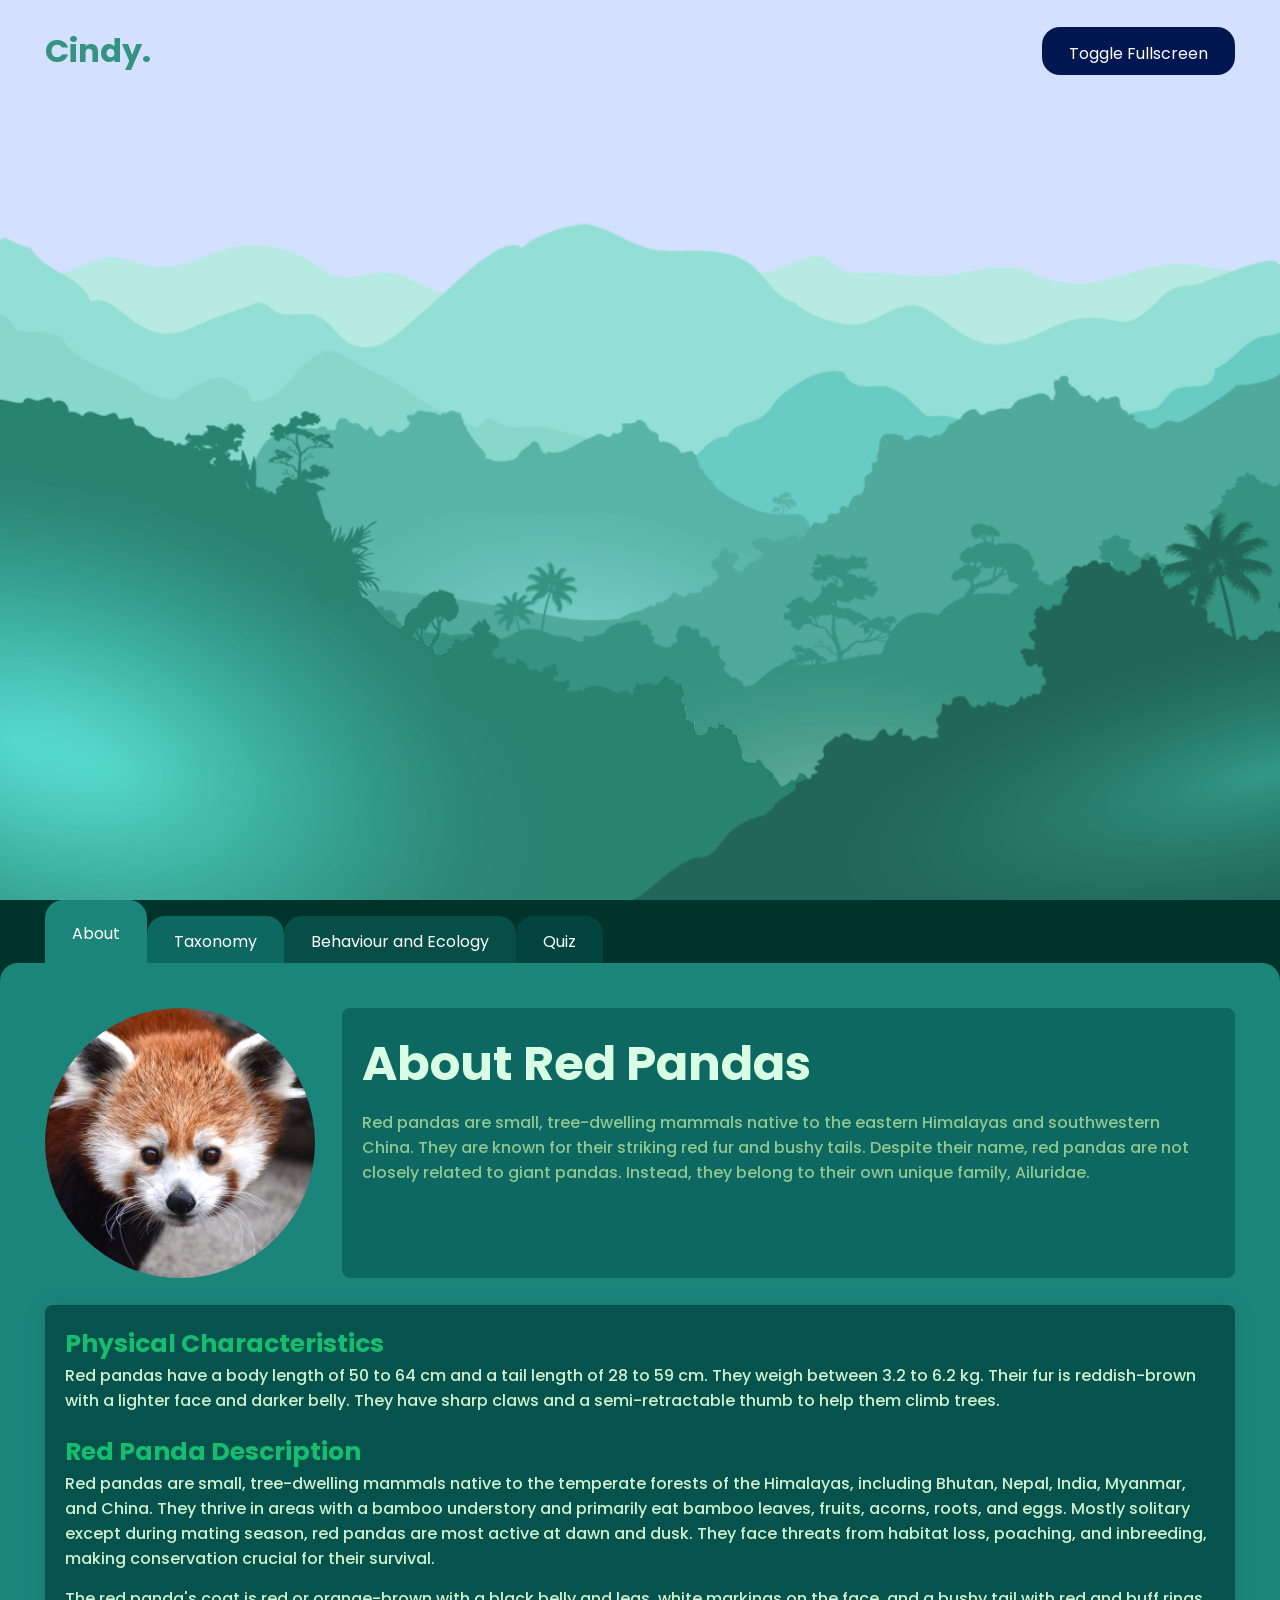
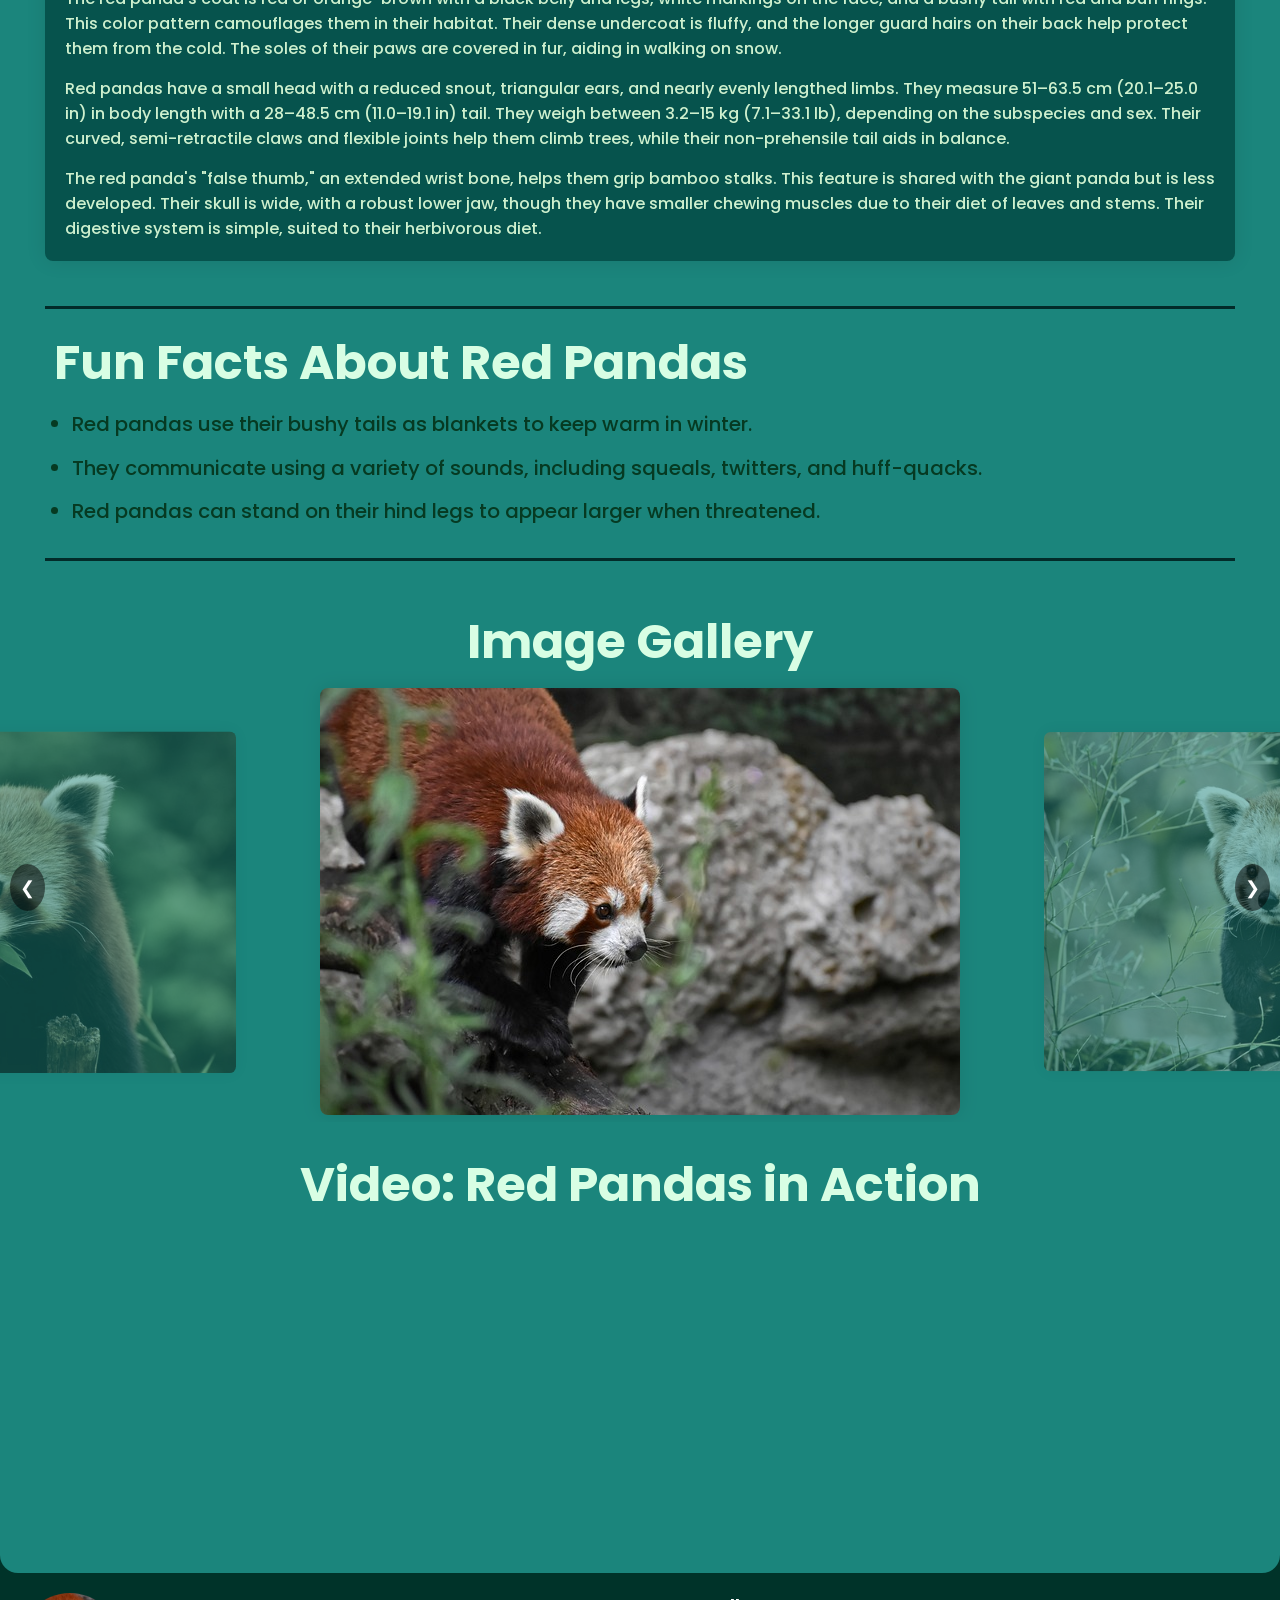
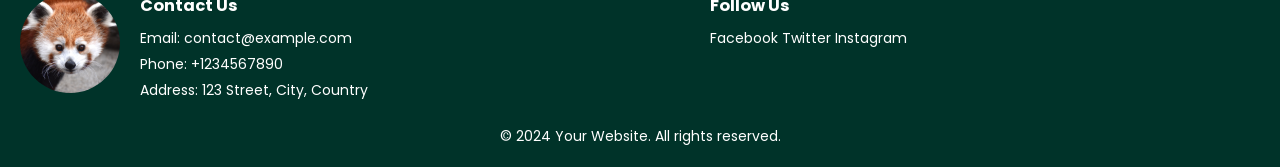
<file: index.html>
<!DOCTYPE html>
<html lang="en">
<head>
    <meta charset="UTF-8">
    <meta name="viewport" content="width=device-width, initial-scale=1.0">    <title>Assignment 2</title>
    <link rel="stylesheet" href="style.css">
    <script defer src="script.js"></script>

    <meta name="mobile-web-app-capable" content="yes">
    <meta name="apple-mobile-web-app-capable" content="yes">
    <meta name="apple-mobile-web-app-status-bar-style" content="black">
    <meta name="apple-mobile-web-app-title" content="some web app!!!">
    <!-- get icons from https://favicon.io/ -->
    <link rel="icon" type="image/x-icon" href="Icons/favicon.ico">
    <link rel="apple-touch-icon" sizes="180x180" href="Icons/apple-touch-icon.png">
    <link rel="icon" type="image/png" sizes="32x32" href="Icons/favicon-32x32.png">
    <link rel="icon" type="image/png" sizes="16x16" href="Icons/favicon-16x16.png">
    <!--for android-->
    <link rel="manifest" href="Icons/site.webmanifest">
</head>

<body>
    <header>
    <h1 class ="logo">Cindy.</h1>
    <a href='#' id="fullscreen-button">Toggle Fullscreen</a>
    </header>

    <section class="parallax"> 
        <img src="images/hill1.png" id="hill1" alt="hill1">
        <img src="images/hill2.png" id="hill2" alt="hill2">
        <img src="images/hill3.png" id="hill3" alt="hill3">
        <img src="images/hill4.png" id="hill4" alt="hill4">
        <img src="images/hill5.png" id="hill5" alt="hill5">
        <img src="images/plant.png" id="plant" alt="plant">
        <img src="images/panda.png" id="panda" alt="panda">
        <img src="images/tree.png" id="tree" alt="tree">
        <h2 id="text">RED PANDA</h2>
        <img src="images/leaf.png" id="leaf" alt="leaf">
    </section>

    <nav> <!--menu system-->

        <a href='#' id="hamIcon">Menu</a>

        <ul>
            <li><a class="active" href='#' id="page1btn">About</a></li>
            <li><a href='#' id="page2btn">Taxonomy</a></li>
            <li><a href='#' id="page3btn">Behaviour and Ecology</a></li>
            <li><a href='#' id="page4btn">Quiz</a></li>
        </ul>

    </nav>

    
    <div id="pagecontainer">

        <div class="page" id="page1">

            <section class="info">

                <div class="about">

                    <img src="images/RedPanda1.png" alt="Red Panda">
                       
                    <div>
                        <h2>About Red Pandas</h2>
                        <p>Red pandas are small, tree-dwelling mammals native to the eastern Himalayas and southwestern China. They are known for their striking red fur and bushy tails. Despite their name, red pandas are not closely related to giant pandas. Instead, they belong to their own unique family, Ailuridae.</p>
                    </div>
                        
                </div>
        
                <div class="flex-container">
        
                    <div class="physical-characteristics">

                        <h3>Physical Characteristics</h3>
                        
                        <p>Red pandas have a body length of 50 to 64 cm and a tail length of 28 to 59 cm. They weigh between 3.2 to 6.2 kg. Their fur is reddish-brown with a lighter face and darker belly. They have sharp claws and a semi-retractable thumb to help them climb trees.</p>
                    
                    </div>
    
                    <div class="red-panda-description">

                        <h3>Red Panda Description</h3>

                        <p>Red pandas are small, tree-dwelling mammals native to the temperate forests of the Himalayas, including Bhutan, Nepal, India, Myanmar, and China. They thrive in areas with a bamboo understory and primarily eat bamboo leaves, fruits, acorns, roots, and eggs. Mostly solitary except during mating season, red pandas are most active at dawn and dusk. They face threats from habitat loss, poaching, and inbreeding, making conservation crucial for their survival.</p>
                        
                        <p>The red panda's coat is red or orange-brown with a black belly and legs, white markings on the face, and a bushy tail with red and buff rings. This color pattern camouflages them in their habitat. Their dense undercoat is fluffy, and the longer guard hairs on their back help protect them from the cold. The soles of their paws are covered in fur, aiding in walking on snow.</p>
                    
                        <p>Red pandas have a small head with a reduced snout, triangular ears, and nearly evenly lengthed limbs. They measure 51–63.5 cm (20.1–25.0 in) in body length with a 28–48.5 cm (11.0–19.1 in) tail. They weigh between 3.2–15 kg (7.1–33.1 lb), depending on the subspecies and sex. Their curved, semi-retractile claws and flexible joints help them climb trees, while their non-prehensile tail aids in balance.</p>
                    
                        <p>The red panda's "false thumb," an extended wrist bone, helps them grip bamboo stalks. This feature is shared with the giant panda but is less developed. Their skull is wide, with a robust lower jaw, though they have smaller chewing muscles due to their diet of leaves and stems. Their digestive system is simple, suited to their herbivorous diet.</p>
                    </div>
        
                </div>
                
            </section>
        
            <section class="fun-facts">
                <h2>Fun Facts About Red Pandas</h2>
                <ul>
                    <li>Red pandas use their bushy tails as blankets to keep warm in winter.</li>
                    <li>They communicate using a variety of sounds, including squeals, twitters, and huff-quacks.</li>
                    <li>Red pandas can stand on their hind legs to appear larger when threatened.</li>
                </ul>
            </section>
        
            <section class="image-gallery">

                <h2>Image Gallery</h2>

                <div class="slider">

                    <div class="slide active">
                        <img src="images/RedPanda2.jpg" alt="Red Panda Image 2">
                    </div>

                    <div class="slide">
                        <img src="images/RedPanda3.jpg" alt="Red Panda Image 3">
                    </div>

                    <div class="slide">
                        <img src="images/RedPanda4.jpg" alt="Red Panda Image 4">
                    </div>

                </div>

                <button class="prev" id="prevButton">&#10094;</button>
                <button class="next" id="nextButton">&#10095;</button>
            
            </section>
        
            <section class="video-section">
                
                <h2>Video: Red Pandas in Action</h2>
                <iframe width="560" height="315" src="https://www.youtube.com/embed/DrGPfNd1fCc?si=ZmSbXcP8ou0etgVr" class="no-border" allow="accelerometer; autoplay; clipboard-write; encrypted-media; gyroscope; picture-in-picture; web-share" referrerpolicy="strict-origin-when-cross-origin" allowfullscreen></iframe>

            </section>

        </div>

        <div class="page" id="page2">

        <section class="taxonomy">

            <div class="grid-container">
                
                <div class="taxo-info">

                    <h2>Taxonomy</h2>
                    <p>The red panda (Ailurus fulgens) was named in 1825 by Frederic Cuvier. Although Thomas Hardwicke described it in 1821, his paper was published in 1827. In 1902, Oldfield Thomas described the Chinese red panda (Ailurus fulgens styani) from Sichuan.</p>
            
                </div>
                
                <div class="subspecies">

                    <h3>Subspecies and Species</h3>
                    <p>The red panda is the only species in the genus Ailurus, traditionally divided into two subspecies: the Himalayan red panda (A. f. fulgens) and the Chinese red panda (A. f. styani). A 2020 genetic analysis suggested these subspecies should be distinct species, with the Siang River as their boundary.</p>
                
                </div>

                <div class="phylogeny">

                    <h3>Phylogeny</h3>
                    <p>Originally placed in the family Procyonidae with raccoons, the red panda was also thought to be related to the giant panda. In 1982, it was classified in its own family, Ailuridae. Later genetic studies placed it within the clade Musteloidea, alongside Procyonidae, Mustelidae, and Mephitidae.</p>
                    
                </div>

                <div class="fossil">

                    <h3>Fossil Record</h3>
                    <p>The family Ailuridae evolved in Europe around 25 to 18 million years ago. Early members like Amphictis and Simocyon had teeth adapted for a carnivorous diet. The puma-sized Simocyon, a tree-climber, shared a "false thumb" with modern red pandas. Advanced ailurids, or "true" red pandas, appeared later. Magerictis from Spain is the earliest known true panda. Later species include Pristinailurus bristoli and Parailurus, likely omnivores. The modern genus Ailurus, dating from the Pleistocene, adapted to a bamboo diet with molar-like premolars and elevated cusps.</p>
                
                </div>

                <div class="genomics">

                    <h3>Genomics</h3>
                    <p>In 2017, the full genome of the red panda was sequenced, revealing high genetic diversity. Comparisons with the giant panda genome showed similarities in limb development genes related to their false thumbs and adaptations for a bamboo diet. Despite their carnivorous digestive systems, both pandas reactivated taste receptor genes for detecting bitterness, though the specific genes differ.</p>
                
                </div>

            </div>
            
        </section>

        </div>

        <div class="page" id="page3">

            <section class="behaviour-ecology">

                <div class="behaviour">
                    
                    <h3>Behaviour and Ecology</h3>
                    <p>A red panda lies sleeping on a high branch of a tree, with tail stretched out behind and legs dangling on each side of the branch.</p>
                    <p>The red panda is difficult to observe in the wild, and most studies on its behaviour have taken place in captivity. The red panda appears to be both nocturnal and crepuscular, sleeping in between periods of activity at night. It typically rests or sleeps in trees or other elevated spaces, stretched out prone on a branch with legs dangling when it is hot, and curled up with its hindlimb over the face when it is cold. It is adapted for climbing and descends to the ground head-first with the hindfeet holding on to the middle of the tree trunk. It moves quickly on the ground by trotting or bounding.</p>  

                </div>


                <div class="diet">
                    <h3>Diet and Feeding</h3>
                    <p>The red panda is largely herbivorous and feeds primarily on bamboo, mainly the genera Phyllostachys, Sinarundinaria, Thamnocalamus and Chimonobambusa. It also feeds on fruits, blossoms, acorns, eggs, birds and small mammals. Bamboo leaves may be the most abundant food item year-round and the only food they can access during winter. In Wolong National Nature Reserve, leaves of the bamboo species Bashania fangiana were found in nearly 94 per cent of analysed droppings, and its shoots were found in 59 per cent of the droppings found in June.</p>
                </div>

                <div class="communication">
                    <h3>Communication</h3>
                    <p>At least seven different vocalisations have been recorded from the red panda, comprising growls, barks, squeals, hoots, bleats, grunts and twitters. Growling, barking, grunting and squealing are produced during fights and aggressive chasing. Hooting is made in response to being approached by another individual. Bleating is associated with scent-marking and sniffing. Males may bleat during mating, while females twitter. During both play fighting and aggressive fighting, individuals curve their backs and tails while slowly moving their heads up and down. They then turn their heads while jaw-clapping, move their heads laterally and lift a forepaw to strike. They stand on their hind legs, raise the forelimbs above the head and then pounce. Two red pandas may "stare" at each other from a distance.</p>
                </div>

                <div class="social">
                    <h3>Social Spacing</h3>
                    <p>Adult pandas are generally solitary and territorial. Individuals mark their home range or territorial boundaries with urine, faeces and secretions from the anal and surrounding glands. Scent-marking is usually done on the ground, with males marking more often and for longer periods. In China's Wolong National Nature Reserve, the home range of a radio-collared female was 0.94 km2 (0.36 sq mi), while that of a male was 1.11 km2 (0.43 sq mi). A one-year-long monitoring study of ten red pandas in eastern Nepal showed that the four males had median home ranges of 1.73 km2 (0.67 sq mi) and the six females of 0.94 km2 (0.36 sq mi) within a forest cover of at least 19.2 ha (47 acres). The females travelled 419–841 m (1,375–2,759 ft) per day and the males 660–1,473 m (2,165–4,833 ft). In the mating season from January to March, adults travelled a mean of 795 m (2,608 ft) and subadults a mean of 861 m (2,825 ft). They all had larger home ranges in areas with low forest cover and reduced their activity in areas that were disturbed by people, livestock and dogs.</p>
                </div>

                <div class="mortality">
                    <h3>Mortality and Diseases</h3>
                    <p>The red panda's lifespan in captivity reaches 14 years. They have been recorded falling prey to leopards in the wild. Faecal samples of red panda collected in Nepal contained parasitic protozoa, amoebozoans, roundworms, trematodes and tapeworms. Roundworms, tapeworms and coccidia were also found in red panda scat collected in Rara and Langtang National Parks. Fourteen red pandas at the Knoxville Zoo suffered from severe ringworm, so the tails of two were amputated. Chagas disease was reported as the cause of death of a red panda kept in a Kansas zoo. Amdoparvovirus was detected in the scat of six red pandas in the Sacramento Zoo. Eight captive red pandas in a Chinese zoo suffered from shortness of breath and fever shortly before they died of pneumonia; autopsy revealed that they had antibodies to the protozoans Toxoplasma gondii and Sarcocystis species indicating that they were intermediate hosts. A captive red panda in the Chengdu Research Base of Giant Panda Breeding died of unknown reasons.</p>
               </div>

                <div class="reproduction">
                    <h3>Reproduction and Parenting</h3>
                    <p>Red pandas are long-day breeders, reproducing after the winter solstice as daylight grows longer. Mating thus takes place from January to March, with births occurring from May to August. Reproduction is delayed by six months for captive pandas in the southern hemisphere. Oestrous lasts a day, and females can enter oestrous multiple times a season, but it is not known how long the intervals between each cycle last.</p>
        
                    <p>As the reproductive season begins, males and females interact more, and will rest, move, and feed near each other. An oestrous female will spend more time marking and males will inspect her anogenital region. Receptive females make tail-flicks and position themselves in a lordosis pose, with the front lowered to the ground and the spine curved. Copulation involves the male mounting the female from behind and on top, though face-to-face matings as well as belly-to-back matings while lying on the sides also occur. The male will grab the female by the sides with his front paws instead of biting her neck. Intromission is 2–25 minutes long, and the couple groom each other between each bout.</p>
        
                    <p>Gestation lasts about 131 days. Prior to giving birth, the female selects a denning site, such as a tree, log or stump hollow or rock crevice, and builds a nest using material from nearby, such as twigs, sticks, branches, bark bits, leaves, grass and moss. Litters typically consist of one to four cubs that are born fully furred but blind. They are entirely dependent on their mother for the first three to four months until they first leave the nest. They nurse for their first five months. The bond between mother and offspring lasts until the next mating season. Cubs are fully grown at around 12 months and at around 18 months they reach sexual maturity. Two radio-collared cubs in eastern Nepal separated from their mothers at the age of 7–8 months and left their birth areas three weeks later. They reached new home ranges within 26–42 days and became residents after exploring them for 42–44 days.</p>
               </div>

            </section>
        </div>
        
        <div class="page" id="page4">

            <section class="quiz">

                <div class="question" data-correct="C">
                    <h3>1. What family do red pandas belong to?</h3>
                    <div class="answer"><input type="radio" name="q1" value="A"> A) Ursidae</div>
                    <div class="answer"><input type="radio" name="q1" value="B"> B) Canidae</div>
                    <div class="answer"><input type="radio" name="q1" value="C"> C) Ailuridae</div>
                    <div class="answer"><input type="radio" name="q1" value="D"> D) Felidae</div>
                </div>

                <div class="question" data-correct="A">
                    <h3>2. What is the primary component of a red panda's diet?</h3>
                    <div class="answer"><input type="radio" name="q2" value="A"> A) Bamboo</div>
                    <div class="answer"><input type="radio" name="q2" value="B"> B) Fish</div>
                    <div class="answer"><input type="radio" name="q2" value="C"> C) Insects</div>
                    <div class="answer"><input type="radio" name="q2" value="D"> D) Fruits</div>
                </div>

                <div class="question" data-correct="C">
                    <h3>3. Where are red pandas naturally found?</h3>
                    <div class="answer"><input type="radio" name="q3" value="A"> A) Australia</div>
                    <div class="answer"><input type="radio" name="q3" value="B"> B) Amazon Rainforest</div>
                    <div class="answer"><input type="radio" name="q3" value="C"> C) Eastern Himalayas</div>
                    <div class="answer"><input type="radio" name="q3" value="D"> D) Sahara Desert</div>
                </div>

                <div class="question" data-correct="B">
                    <h3>4. How do red pandas use their tails?</h3>
                    <div class="answer"><input type="radio" name="q4" value="A"> A) For flying</div>
                    <div class="answer"><input type="radio" name="q4" value="B"> B) As blankets for warmth</div>
                    <div class="answer"><input type="radio" name="q4" value="C"> C) For swimming</div>
                    <div class="answer"><input type="radio" name="q4" value="D"> D) As weapons</div>
                </div>

                <div class="question" data-correct="A">
                    <h3>5. When are red pandas most active?</h3>
                    <div class="answer"><input type="radio" name="q5" value="A"> A) During dawn and dusk</div>
                    <div class="answer"><input type="radio" name="q5" value="B"> B) At night</div>
                    <div class="answer"><input type="radio" name="q5" value="C"> C) During the day</div>
                    <div class="answer"><input type="radio" name="q5" value="D"> D) All day long</div>
                </div>

                <a href='#' class="button" id="checkAnswers">Submit Answers</a>
                
                <div id="results"></div>

                <a href='#' class="retry" id="retryBtn">Retry</a>

            </section>

        </div>

    </div>

    <footer>
        <div class="footer-content">
            <div class="footer-logo">
                <img src="images/RedPanda1.png" alt="Logo">
            </div>
            <div class="footer-info">
                <h3>Contact Us</h3>
                <p>Email: contact@example.com</p>
                <p>Phone: +1234567890</p>
                <p>Address: 123 Street, City, Country</p>
            </div>
            <div class="footer-social">
                <h3>Follow Us</h3>
                <ul>
                    <li><a href="#">Facebook</a></li>
                    <li><a href="#">Twitter</a></li>
                    <li><a href="#">Instagram</a></li>
                </ul>
            </div>
        </div>
        <div class="footer-bottom">
            <p>&copy; 2024 Your Website. All rights reserved.</p>
        </div>
    </footer>

</body>
</file>
<file: style.css>
@import url('https://fonts.googleapis.com/css2?family=Poppins:wght@300;400;500;600;700;800;900&display=swap');

* 
{
    margin: 0;
    padding: 0;
    box-sizing: border-box;
    font-family: 'Poppins', sans-serif;
}

body
{
    background: rgb(211, 225, 255);
    min-height: 100vh;
    overflow-x: hidden;
}

header
{
    position: absolute;
    top:0;
    left : 0;
    width: 100%;
    display:flex;
    padding: 3vh 5vh;
    justify-content: space-between;
    align-items:center;
    z-index: 100;
}

.logo
{
    font-size: 2em;
    color: #359381;
    pointer-events: none;
}

#fullscreen-button
{
    display: flex;
    justify-content: center; /* Center text horizontally */
    align-items: center; /* Center text vertically */
    
    padding: 1.5vh 3vh 1vh 3vh;
    border-radius: 2vh;
    text-decoration: none; 
    color: #fff;
    transition: background-color 0.3s ease;
    background-color: #021752; /* Background color for visibility */
    height: 100%; /* Ensure a elements take full height of li */
    box-sizing: border-box; /* Include padding and border in element's total width and height */
    text-align: center; /* Center text horizontally */
}

.parallax 
{
    position: relative;
    display: flex;
    justify-content: center;
    align-items: center;
    height: 100vh;
    overflow: hidden;
}

.parallax img 
{
    position: absolute;
    top: 0;
    left: 0;
    width: 100vw;
    height: 100vh;
    object-fit: cover;
    pointer-events: none;
    opacity: 0;
    transition: opacity 1s ease, transform 1s ease;
    transform: translateY(50px); /* Adjust initial offset as needed */
}

#panda {
    position: absolute;
    overflow: visible;
}

#plant
{
    z-index: 1;
}

#text 
{
    position: absolute;
    font-size: 5em;
    color: #fff;
    text-shadow: 2px 2px 4px rgba(0, 0, 0, 0.5);
    opacity: 0;
    transition: opacity 1s ease, transform 1s ease;
}

/* nav */

nav 
{
    display:flex;
    background: #003329;
    min-height: 7vh;     
    align-items: flex-end;
    
}

nav ul 
{
    display:flex;
    flex-direction: row;
    list-style-type: none;
    margin-left: 5vh;
    align-items: flex-end;
}

nav ul li a 
{
    display: flex;
    justify-content: center; /* Center text horizontally */
    align-items: center; /* Center text vertically */
    
    padding: 1.5vh 3vh 1vh 3vh;
    border-radius: 2vh 2vh 0 0;
    text-decoration: none; 
    color: #fff;
    transition: background-color 0.3s ease;
    background-color: #003329; /* Background color for visibility */
    height: 100%; /* Ensure a elements take full height of li */
    box-sizing: border-box; /* Include padding and border in element's total width and height */
    text-align: center; /* Center text horizontally */
}

/* Menu */

#hamIcon
{
    display: flex;
    justify-content: center;
    align-items: center;
    
    padding: 1.5vh 3vh 1vh 3vh;
    border-radius: 2vh 2vh 0 0;
    text-decoration: none; 
    color: #fff;
    transition: background-color 0.3s ease;
    background-color: #003329;
    height: 100%;
    box-sizing: border-box;
    text-align: center;

    font-size: 20px;
}

nav ul li a:hover, nav ul li a.active 
{
    height: 7vh;
}

#hamIcon
{
    display: none;
}

.menuHide
{
    display:block;
}

/* page */

#pagecontainer
{
    background: #003329;
}

.page
{
    position: relative;
    border-radius: 2vh;
    min-width: 40vh;
}

/* page 1 */

#page1 h2
{
    font-size: 3em;
    color: #d8fee4;
    margin-bottom: 10px;
}

#page1btn , #page1
{
    background-color: #1b857c;
}

/* 1st section */
.info
{
    padding: 5vh;

    display: flex;
    flex-direction: column;

    border-radius: 8px;

    font-weight: 500;
}

/* about */

.about 
{
    display: flex;
    flex-direction: row;
    justify-content: center;
    margin-bottom: 3vh;
    row-gap: 3vh;
    border-radius: 8px;
}
 
.about img 
{
    width: 30vh;
    margin-right: 3vh;
    border-radius: 50%;
}
 
.about div
{
    flex: 1;
    color: rgb(144, 198, 144);

    background-color: #0c6860;
    padding: 20px;
    border-radius: 8px;
}

/* flex container */

.flex-container 
{
    background-color: #06534d;
    color: rgb(206, 240, 206);
    border-radius: 8px;
    box-shadow: 0 0 20px rgba(0, 0, 0, 0.1);
    padding: 20px;
    display: flex;
    flex-direction: column;
    row-gap: 20px;
}

.flex-container div
{
    display: flex;
    flex-direction: column;
}

.flex-container > div > h3
{
    color: rgb(22, 189, 111);
    font-size: 25px;
}

.flex-container img
{
    margin-right: 20px;
    width:30vh;
}

.flex-container .physical-characteristics,
.flex-container .red-panda-description
{
    flex: 1;
}

.flex-container .red-panda-description p:not(:last-child) 
{
    margin-bottom: 15px;
}
/* funfacts section */

.fun-facts 
{
    margin: 0 5vh 5vh 5vh;
    padding: 2vh 1vh;
    border-top: 3px solid rgb(2, 43, 41);
    border-bottom: 3px solid rgb(2, 43, 41);
    color: rgb(6, 58, 34);

}

.fun-facts ul 
{
    padding-left: 2vh;
}

.fun-facts ul li
{
    margin-bottom: 1.5vh;
    font-size: 20px;
    font-weight: 500;
}

/* Image Gallery */

.image-gallery {
    text-align: center;
    position: relative;
    width: 100%;
    margin: auto;
    overflow: hidden; /* Ensure content doesn't overflow */
}

.slider {
    display: flex;
    justify-content: center;
    align-items: center;
    position: relative;
    width: 100vw;
    margin-left: calc((100% - 100vw) / 2); /* Center horizontally */
    margin-right: calc((100% - 100vw) / 2); /* Center horizontally */
}

.slide {
    transition: transform 1s ease, opacity 1s ease, filter 1s ease;
    flex: 0 0 20%;
    opacity: 0.5;
    transform: scale(0.8);
    filter: grayscale(50%);
    margin: 0 10px;
}

.slide.active {
    flex: 0 0 40%;
    opacity: 1;
    transform: scale(1);
    filter: grayscale(0%);
}

.slide img {
    width: 50vw;
    border-radius: 8px;
    box-shadow: 0 0 20px rgba(0, 0, 0, 0.1);
}

.prev, .next {
    position: absolute;
    top: 50%; /* Center vertically */
    background-color: rgba(0, 0, 0, 0.5);
    color: white;
    border: none;
    padding: 10px;
    cursor: pointer;
    font-size: 18px;
    border-radius: 50%;
    transition: background-color 0.3s ease; /* Smooth transition for hover effect */
}

.prev {
    left: 10px; /* Position from the left */
}

.next {
    right: 10px; /* Position from the right */
}

.prev:hover, .next:hover {
    background-color: rgba(0, 0, 0, 0.7); /* Darker background on hover */
}

/* Video Section */
.video-section {
    padding: 3vh;
    display: flex;
    flex-direction: column;
    align-items: center;
}

.video-section iframe 
{
    width: 80%;
    max-width: 60vh;
}

.no-border {
    border: none;
}

/* Page 2*/

#page2btn , #page2
{
    background-color: #0c6860;
}

.grid-container {
    display: grid;
    
    grid-template-columns: 1fr 1fr;
    grid-template-rows: auto;
    gap: 20px;
    padding: 20px;
    background-color: #42b4ab;
    border-radius: 8px;
    box-shadow: 0 0 10px rgba(0, 0, 0, 0.1);
    line-height: 35px;
    font-weight: 500;
}

/* Individual grid item styles */
.grid-container div 
{
    padding: 20px;
    border-radius: 8px;
    background-color: #8ce5de;
    box-shadow: 0 0 5px rgba(0, 0, 0, 0.1);
}

/* Heading styles */
#page2 h2,#page2 h3 
{
    color: #015413;
}

/* Paragraph styles */
#page2 p {
    font-size: 1rem; /* 16px */
    color: #466347; /* Paragraph text color */
    font-size: 16px;
}

/* Specific styling for the first item */
.taxo-info 
{
    grid-column:  1 / 3;
}

#page2 , #page3
{
    padding: 5vh;
}

/* page 3*/

#page3btn , #page3
{
    background-color: #074e48;
}

.behaviour-ecology
{
    display: grid;
    grid-template-columns: 1fr 1fr;
    grid-template-rows: auto;
    gap: 20px;
    padding: 20px;
    background-color: #42b4ab;
    border-radius: 8px;
    box-shadow: 0 0 10px rgba(0, 0, 0, 0.1);
    line-height: 35px;
    font-weight: 500;
}

.behaviour-ecology div
{
    background-color: #8ce5de;

    padding: 20px;
    border-radius: 8px;
    box-shadow: 0 0 5px rgba(0, 0, 0, 0.1);
}

.behaviour-ecology div h3
{
    color: #015413;
    font-size: 24px;
    margin-bottom: 10px;
}

.behaviour-ecology div p
{
    color: #466347; /* Paragraph text color */
    font-size: 16px;
}

.behaviour-ecology div p:not(:last-child) 
{
    margin-bottom: 15px;
}

.reproduction , .communication
{
    grid-column:  1 / 3;
}

/* Page 4 */

#page4btn , #page4
{
    background-color: #03443f;
}

#page4
{
    padding: 5vh;
}

.quiz
{
    display: flex;
    justify-content: center;
    align-items: center;  
    flex-direction: column;

    background-color: #0c6860;
    height:auto;
    border-radius: 8px;
    padding: 20px;
    gap:20px;
}

.question
{
    background-color:#42b4ab;
    border-radius: 8px;
    padding: 20px;
    width:100%;
    color: #181b18;
}

.button 
{
    display: inline-flex; /* Use inline-flex to shrink-wrap the content */
    background-color:#31a097;
    color: white;
    padding: 10px 20px;
    border-radius: 5px;
    text-align: center;
    text-decoration: none;
    font-weight: 600;
}

.answer {
    cursor: pointer;
    padding: 5px;
    border-radius: 5px; 
    margin: 5px 0;
    font-weight: 500;
}

.answer:hover
{
    background-color:#31a097;
}

#retryBtn
{
    display: inline-flex;
    background-color:#31a097;
    color: white;
    padding: 10px 20px;
    border-radius: 5px;
    text-align: center;
    text-decoration: none;

    font-weight: 500;
}

#results
{
    display: inline-flex; 

    background-color: #74d3cb;
    color: #262e26;

    padding:20px;
    border-radius: 5px;

    text-align: center;
    text-decoration: none;

    width:100%;

    line-height: 35px;
    font-weight: 500;
}

#retryBtn , #results
{
    display: none;
}

/* foot */

footer 
{
    background: #003329;
    color: #fff;
    padding: 20px;
    font-size: 14px;
}

.footer-content {
    display: flex;
    justify-content: space-between;
    align-items: flex-start;
}

.footer-logo img {
    border-radius: 50%;
    max-width: 100px; /* Adjust logo size as needed */
}

.footer-info,
.footer-social {
    flex: 1;
    margin: 0 20px;
}

.footer-info h3,
.footer-social h3 {
    margin-bottom: 10px;
}

.footer-info p {
    margin: 5px 0;
}

.footer-social ul {
    list-style-type: none;
    padding: 0;
}

.footer-social ul li {
    display: inline;
}

.footer-social ul li a {
    color: #fff;
    text-decoration: none;
}

.footer-bottom {
    margin-top: 20px;
    text-align: center;
}

/* Media query for smaller screens */
@media (max-width: 800px) 
{
    nav
    {
        display: block;
        flex-direction: column;
        align-items: flex-start;
        min-height: 0;  
    }

    nav ul
    {
        margin-left : 0;
    }

    nav ul li a
    {
        border-radius: 0;
        border: 5px rgb(8, 56, 58) solid;
    }

    /*make a menu items vertical*/

    #hamIcon
    {
        display: block;
        border-radius: 0;
    }

    /* unhide menu icon */

    nav ul
    {
        display:none;
    }

    /*hide the menu item list*/

    nav ul li a:hover, nav ul li a.active 
    {
        height: auto;
    }

    #text 
    {
        left: 3vh;
    }

    .page
    {
        border-radius: 0;
    }

    .about 
    {
        flex-direction: column;
        align-items: center;
    }
    
    .about img 
    {
        width: 30vh;
        height: auto;
        margin-right:0;
    }

    .about div
    {
        min-width: 0;
        width: 100%;
        margin: 0;
    }

    .grid-container , .behaviour-ecology
    {
        grid-template-columns: 1fr; /* One column */
    }

    .taxo-info, .reproduction , .communication 
    {
        grid-column:  1 / 2;
    }

    .footer-content {
        flex-direction: column;
    }

    .footer-info,
    .footer-social 
    {
        margin: 10px 0;
    }
}
</file>
